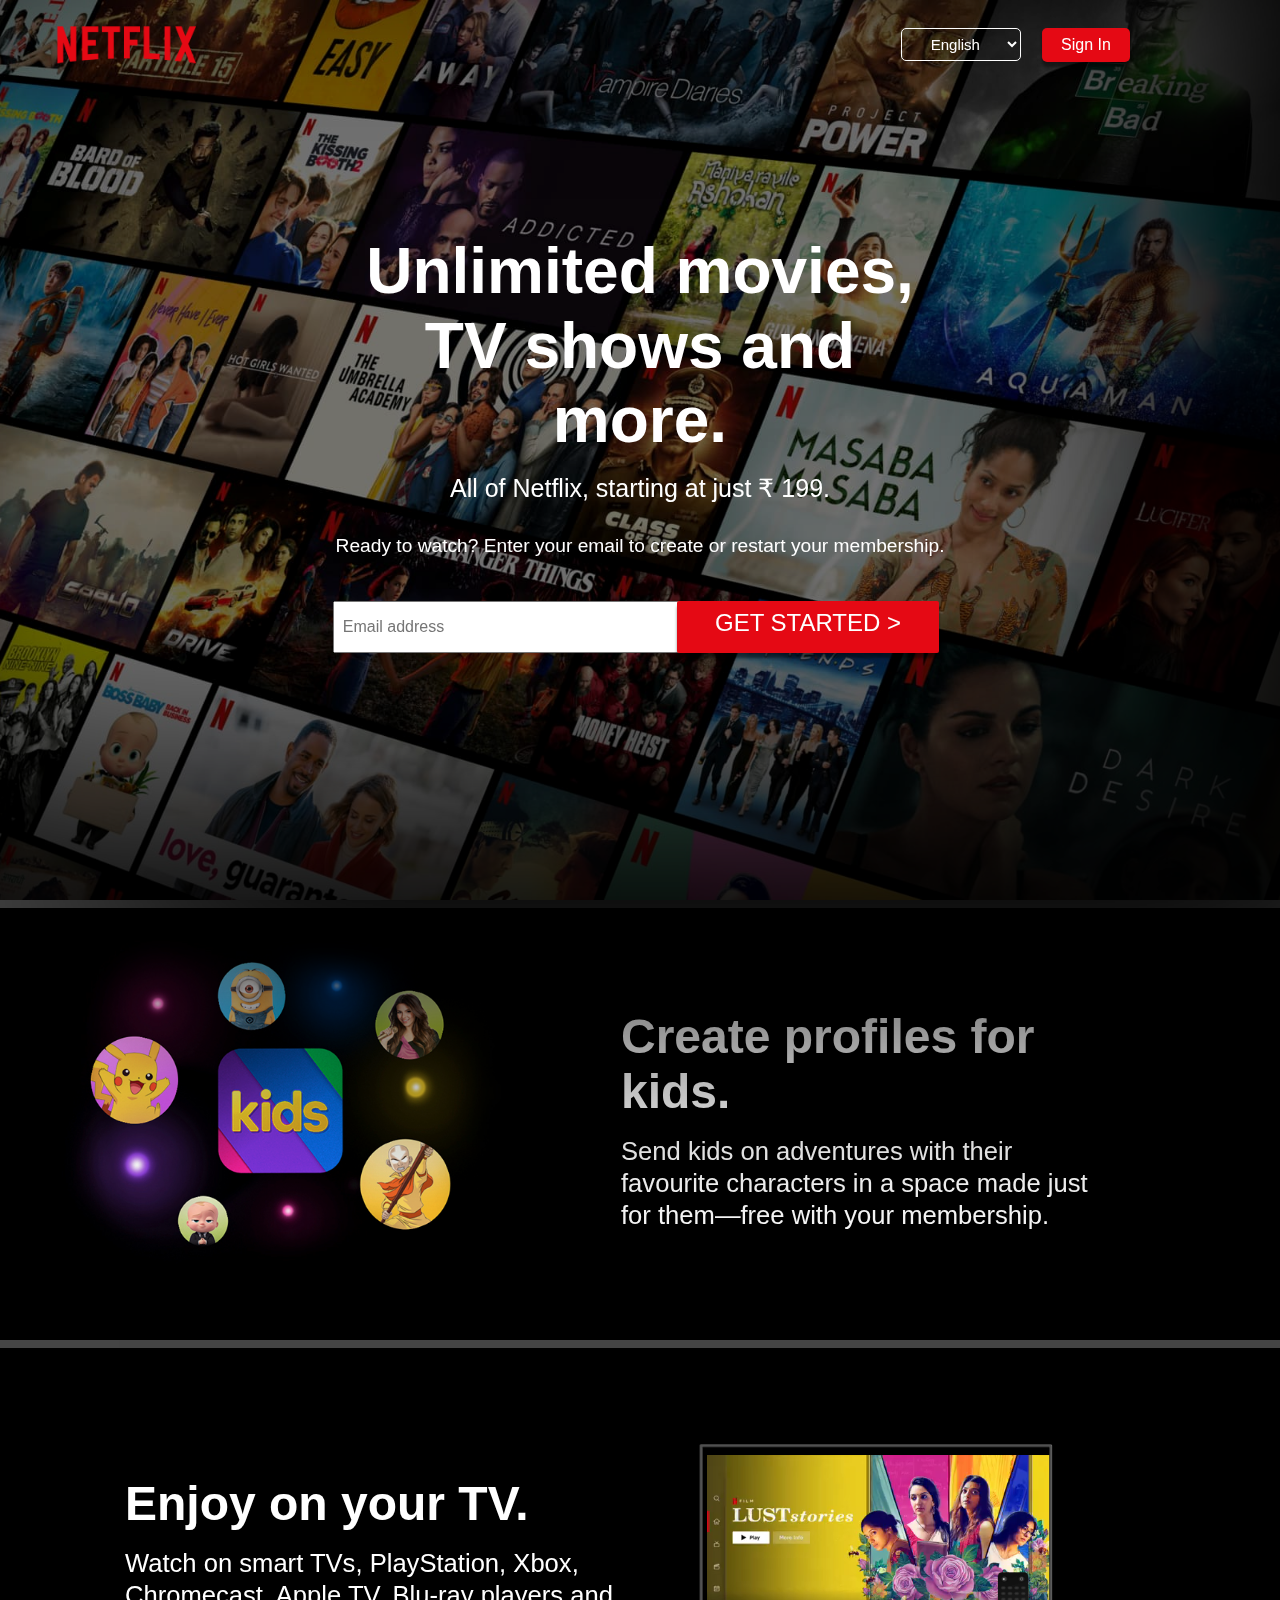
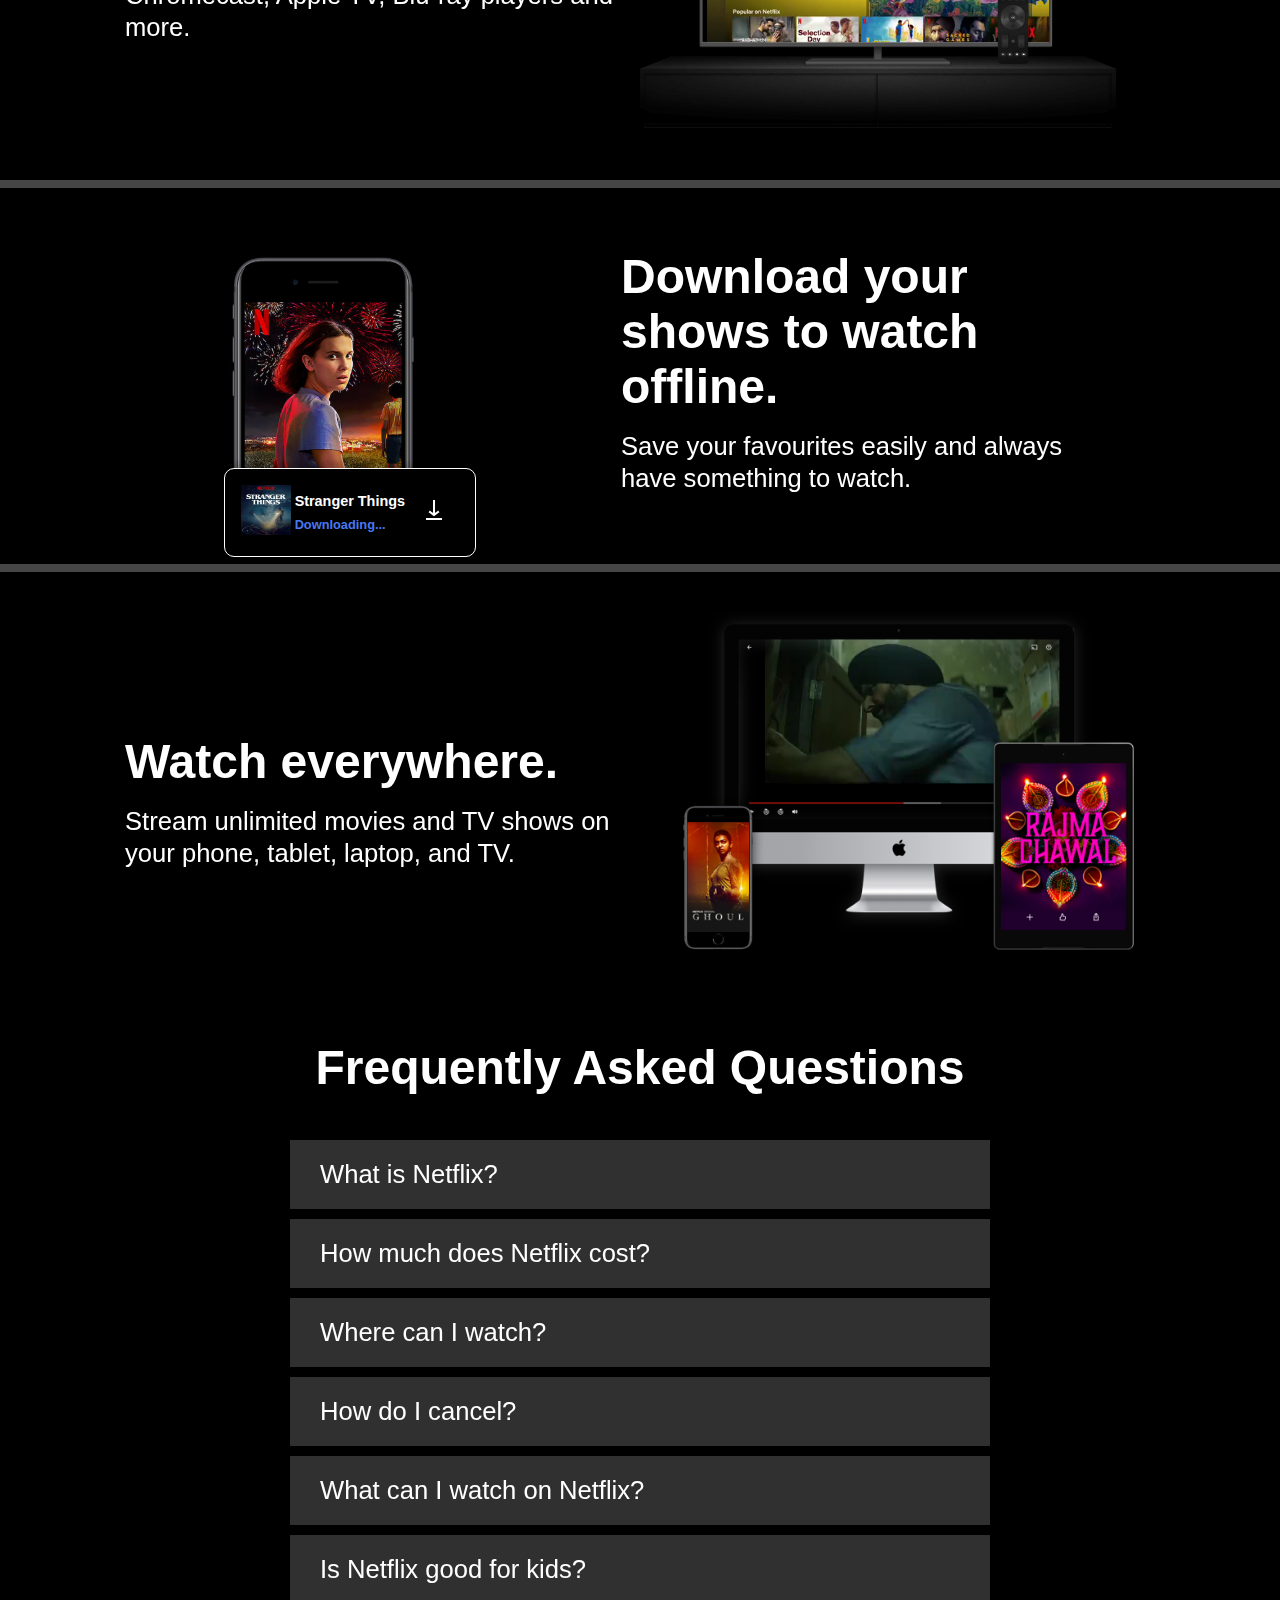
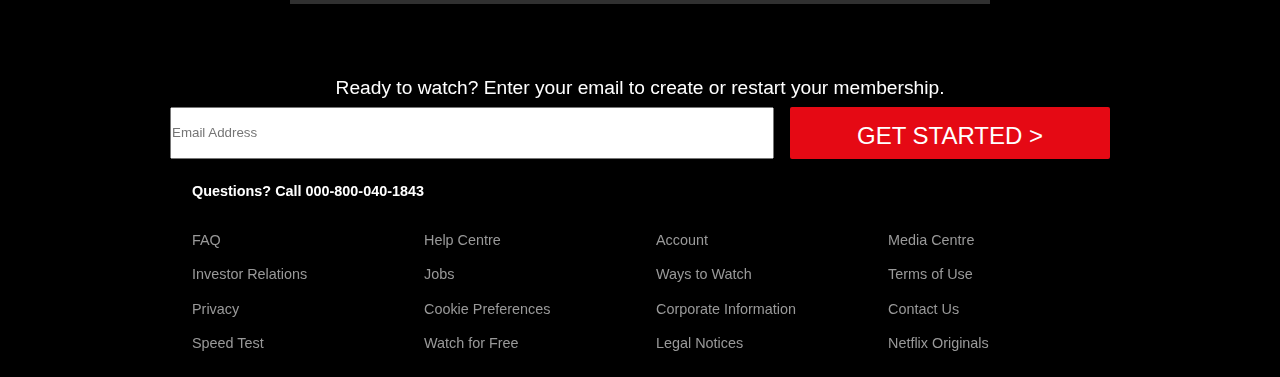
<file: index.html>
<!DOCTYPE html>
<html lang="en">
  <head>
    <meta charset="UTF-8" />
    <meta name="viewport" content="width=device-width, initial-scale=1.0" />
    <link rel="stylesheet" href="style.css" />
    <title>Netflix</title>
  </head>
  <body>
    <header class="showcase">
      <div class="showcase-top">
        <img src="logo.png" alt="Netflix Logo" />

        <div id="sec2">
          <select name="lang" id="lang" class="lang">
            <option>English</option>
            <option>Hindi</option>
            <option>Marathi</option>
          </select>
          <a href="#" class="btn btn-rounded">Sign In</a>
        </div>
      </div>
      <div class="showcase-content">
        <h1>Unlimited movies, TV shows and more.</h1>
        <h3>All of Netflix, starting at just ₹ 199.</h3>
        <p>
          Ready to watch? Enter your email to create or restart your membership.
        </p>
        <input
          type="email"
          name="email"
          id="mail"
          placeholder="Email address"
        />
        <a href="#" class="btn btn-lg">GET STARTED ></a>
      </div>
    </header>

    <section class="style-cards">
      <div class="card-0">
        <img src="2.jpg" alt="Netflix Mobile" />
        <div class="desc-0">
          <h1>Create profiles for kids.</h1>
          <h3>
            Send kids on adventures with their favourite characters in a space
            made just for them—free with your membership.
          </h3>
        </div>
      </div>
      <div class="card-1">
        <div class="desc-1">
          <h1>Enjoy on your TV.</h1>
          <h3>
            Watch on smart TVs, PlayStation, Xbox, Chromecast, Apple TV, Blu-ray
            players and more.
          </h3>
        </div>
        <img src="tv.png" alt="Netflix TV" />
        <video class="video-1" autoplay="" playsinline="" muted="" loop="">
          <source src="1.m4v" type="video/mp4" />
        </video>
      </div>
      <div class="card-2">
        <div class="desc-1">
          <div id="image"><img src="3.jpg" alt="Netflix Mobile" /></div>
          <div id="desc-12">
            <img id="simg1" src="boxshot.jpg" alt="Stranger Things" />
            <div>
              <p id="sp">Stranger Things</p>
              <p id="sp2">Downloading...</p>
            </div>

            <img id="do1" src="download-icon.gif" alt="download-icon" />
          </div>
        </div>

        <div class="desc-2">
          <h1>Download your shows to watch offline.</h1>
          <h3>
            Save your favourites easily and always have something to watch.
          </h3>
        </div>
      </div>
      <div class="card-3">
        <div class="desc-3">
          <h1>Watch everywhere.</h1>
          <h3>
            Stream unlimited movies and TV shows on your phone, tablet, laptop,
            and TV.
          </h3>
        </div>
        <img src="4.png" alt="Device-Pile-In" />
        <video class="video-2" autoplay="" playsinline="" muted="" loop="">
          <source src="2.m4v" type="video/mp4" />
        </video>
      </div>
    </section>

    <section class="lastsec">
      <div class="faq">
        <h1>Frequently Asked Questions</h1>
        <ul class="questions">
          <li>What is Netflix?</li>
          <li>How much does Netflix cost?</li>
          <li>Where can I watch?</li>
          <li>How do I cancel?</li>
          <li>What can I watch on Netflix?</li>
          <li>Is Netflix good for kids?</li>
        </ul>
        <p>
          Ready to watch? Enter your email to create or restart your membership.
        </p>
        <div class="input">
          <input type="email" name="email" placeholder="Email Address" />
          <button><a href="#" class="btn-rounded">GET STARTED ></a></button>
        </div>
      </div>
    </section>

    <footer class="footer">
      <p>Questions? Call 000-800-040-1843</p>
      <div class="footer-cols">
        <ul>
          <li><a href="#">FAQ</a></li>
          <li><a href="#">Investor Relations</a></li>
          <li><a href="#">Privacy</a></li>
          <li><a href="#">Speed Test</a></li>
        </ul>
        <ul>
          <li><a href="#">Help Centre</a></li>
          <li><a href="#">Jobs</a></li>
          <li><a href="#">Cookie Preferences</a></li>
          <li><a href="#">Watch for Free</a></li>
        </ul>
        <ul>
          <li><a href="#">Account</a></li>
          <li><a href="#">Ways to Watch</a></li>
          <li><a href="#">Corporate Information</a></li>
          <li><a href="#">Legal Notices</a></li>
        </ul>
        <ul>
          <li><a href="#">Media Centre</a></li>
          <li><a href="#">Terms of Use</a></li>
          <li><a href="#">Contact Us</a></li>
          <li><a href="#">Netflix Originals</a></li>
        </ul>
      </div>
    </footer>
  </body>
</html>
</file>
<file: style.css>
:root{
    --primary-color: #e50914;
    --dark-color: #141414;
    --light-color: #f4f4f4;
}

*{
    margin: 0;
    padding: 0;
}

body{
    font-family: Arial, Helvetica, sans-serif;
    background: #000000;
    color: #999999;
}

ul{
    list-style: none;
}

h1,h2,h3,h4{
    color: #ffffff;
}

h3{
    font-weight: lighter;
}

a{
    color: #ffffff;
    text-decoration: none;
}

p{
    margin: 0.5rem 0;
    font-weight: bold;
    color: #ffffff;
}

img{
    width: 100%;
}

.showcase{
    width: 100%;
    height: 100vh;
    position: relative;
    background: url("1.jpg") no-repeat center center/cover;
}

.showcase::after{
    content: "";
    position: absolute;
    top: 0;
    left: 0;
    width: 100%;
    height: 100%;
    z-index: 1;
    background: rgba(0, 0, 0, 0.4);
    box-shadow: 120px 100px 250px #000000 , inset -120px -100px 250px #000000;
}

.showcase-top{
    position: relative;
    z-index: 2;
    height: 90px;
}

.showcase-top img{
    width: 140px;
    position: absolute;
    top: 50%;
    left: 0;
    transform: translate(40% , -50%);
}
#sec2{
    position: absolute;
    top: 50%;
    right: 0;
    transform: translate(-60% , -50%);
}
#lang{
    text-align: center;
    height: 33px;
    width: 120px;
    font-size: 15px;
    border-radius: 5px;
    border: 1px solid white;
    margin-right: 1rem;   
    background-color: transparent;
    color: white;

   
}
option{
background-color: white;
color: black;
}
.showcase-content{
    position: relative;
    margin: 0 26%;
    z-index: 2;
    display: flex;
    flex-direction: column;
    justify-content: center;
    text-align: center;
    align-items: center;
    margin-top: 9rem;
}

.showcase-content h1{
    font-weight: 700;
    font-size: 64px;
    margin: 0 30px;
    max-width: 800px;
    line-height: 74.5px;
}

.showcase-content h3{
    color: white;
    font-size: 25px;
    margin: 16px 0;
}

.showcase-content p{
    font-size: 19.2px;
    font-weight: 300;
    padding-top: 0.5rem;
    padding-bottom: 1rem;
}

.showcase-content input{
    position: absolute;
    left: 0;
    bottom: -8vh;
    width: 454px;
    height: 3rem;
    font-size: 1rem;
    padding-left: 0.5rem;
}

.btn{
    display: inline-block;
    background: var(--primary-color);
    color: white;
    padding: 0.5rem 1.2rem;
    font-size: 1rem;
    text-align: center;
    border: none;
    cursor: pointer;
    border-radius: 2px;
    margin-right: 0.5rem;
    outline: none;
    box-shadow: 0 5px 3px rgba(0, 0, 0, 0.45);
}

.btn:hover{
    opacity: 0.9;
}

.btn-rounded{
    border-radius: 5px;
}

.showcase-content .btn-lg{
    position: absolute;
    right: 0;
    bottom: -8vh;
    padding: 0.5rem 1.2rem;
    font-size: 1.5rem;
    text-transform: uppercase;
    height: 36px;
    width: 14rem;
}

.card-0 , 
.card-1,
.card-2,
.card-3{
    border-top: 8px rgb(69, 69, 69) solid;
    padding: 50px;
}

.card-0{
    position: relative;
    display: inline-grid;
    grid-template-columns: 40% 50%;
    text-align: left;
    align-items: center;
    padding: 25px 45px 50px;
}

.desc-0{
    padding-left: 100px;
}

.card-1{
    position: relative;
    display: inline-grid;
    grid-template-columns: 50% 40%;
    text-align: left;
    align-items: center;
    padding: 25px 45px 50px;
}

.desc-1{
    padding-left: 80px;
   
    
}
#image{
   position: relative;

}
#desc-12{
    
    width:17%;   
    display: flex;
    justify-content: space-between;
    border:1px solid white;
    padding: 1rem;
    border-radius:10px;
    position: absolute;
    left: 14rem;
    top: 17.5rem;
    z-index: 1;
    background-color: black;
   
}
#sp{
    font-weight: 600;
    font-size: 0.9rem;
}
#sp2{
    color: rgb(73, 121, 241);
    font-size: 0.8rem;
}
#do1{
    height: 50px;
    width:50px;

}
.style-cards h1{
    font-size: 3rem;
    padding: 1rem;
    padding-left: 0;
}

.style-cards h3{
    font-size: 1.6rem;
    line-height: 2rem;
}

.card-1 video{
    position: relative;
    width: 100%;
    height: 54%;
    grid-column: 2/2;
    grid-row: 1/2;
    z-index: -1;
}

.card-1 img{
    grid-column: 2/2;
    grid-row: 1/2;
}

.card-2{
    position: relative;
    display: inline-grid;
    grid-template-columns: 40% 50%;
    text-align: left;
    align-items: center;
    padding: 25px 45px 50px;
}

.desc-2{
    padding-left: 100px;
}

.card-3{
    position: relative;
    display: inline-grid;
    grid-template-columns: 50% 40%;
    text-align: left;
    align-items: center;
    padding: 25px 45px 50px;
}

.desc-3{
    padding-left: 80px;
    padding-right: 20px;
}
#simg1
{
    height:50px;
    width:50px;
}

.card-3 img{
    width: 110%;
    grid-column: 2/2;
    grid-row: 1/2;
}

.card-3 video{
    position: relative;
    top: -87px;
    left: 125px;
    width: 65%;
    height: 78%;
    grid-column: 2/2;
    grid-row: 1/2;
    z-index: -1;
}

.faq{
    text-align: center;
}

.faq h1{
    padding-bottom: 40px;
    font-size: 3rem;
}

.questions{
    display: flex;
    flex-direction: column;
    flex-basis: 40%;
    align-items: center;
}

.questions li{
    padding: 20px 30px;
    margin: 5px;
    font-size: 1.6rem;
    background-color: #303030;
    color: white;
    text-align: left;
    width: 50%;
}

.faq p{
    padding-top: 60px;
    font-size: 1.2rem;
    font-weight: 200;
}

.input{
    display: flex;
   justify-content: center;
    
}
/* [type="email"]{
    margin-right: 1rem;

} */
.input input{
    width: 600px;
    height: 3rem;
  
  
 
}

.input button{
    height: 3.25rem;
    width: 320px;
    left: 20px;
    text-align: center;
    background-color: var(--primary-color);
    font-size: 1.5rem;
    padding: 15px 32px;
    border: none;
    border-radius: 2px;
    color: white;
    margin-left: 1rem;
 
}

.footer{
    max-width: 70%;
    margin: 1rem auto;
    overflow: auto;
}

.footer ,
.footer a{
    color: #999999;
    font-size: 0.9rem;
}

.footer p{
    margin-bottom: 1.5rem;
}

.footer .footer-cols{
    display: grid;
    grid-template-columns: repeat(4 , 1fr);
    grid-gap: 2rem;
}

.footer li{
    line-height: 2.4;
}
</file>
